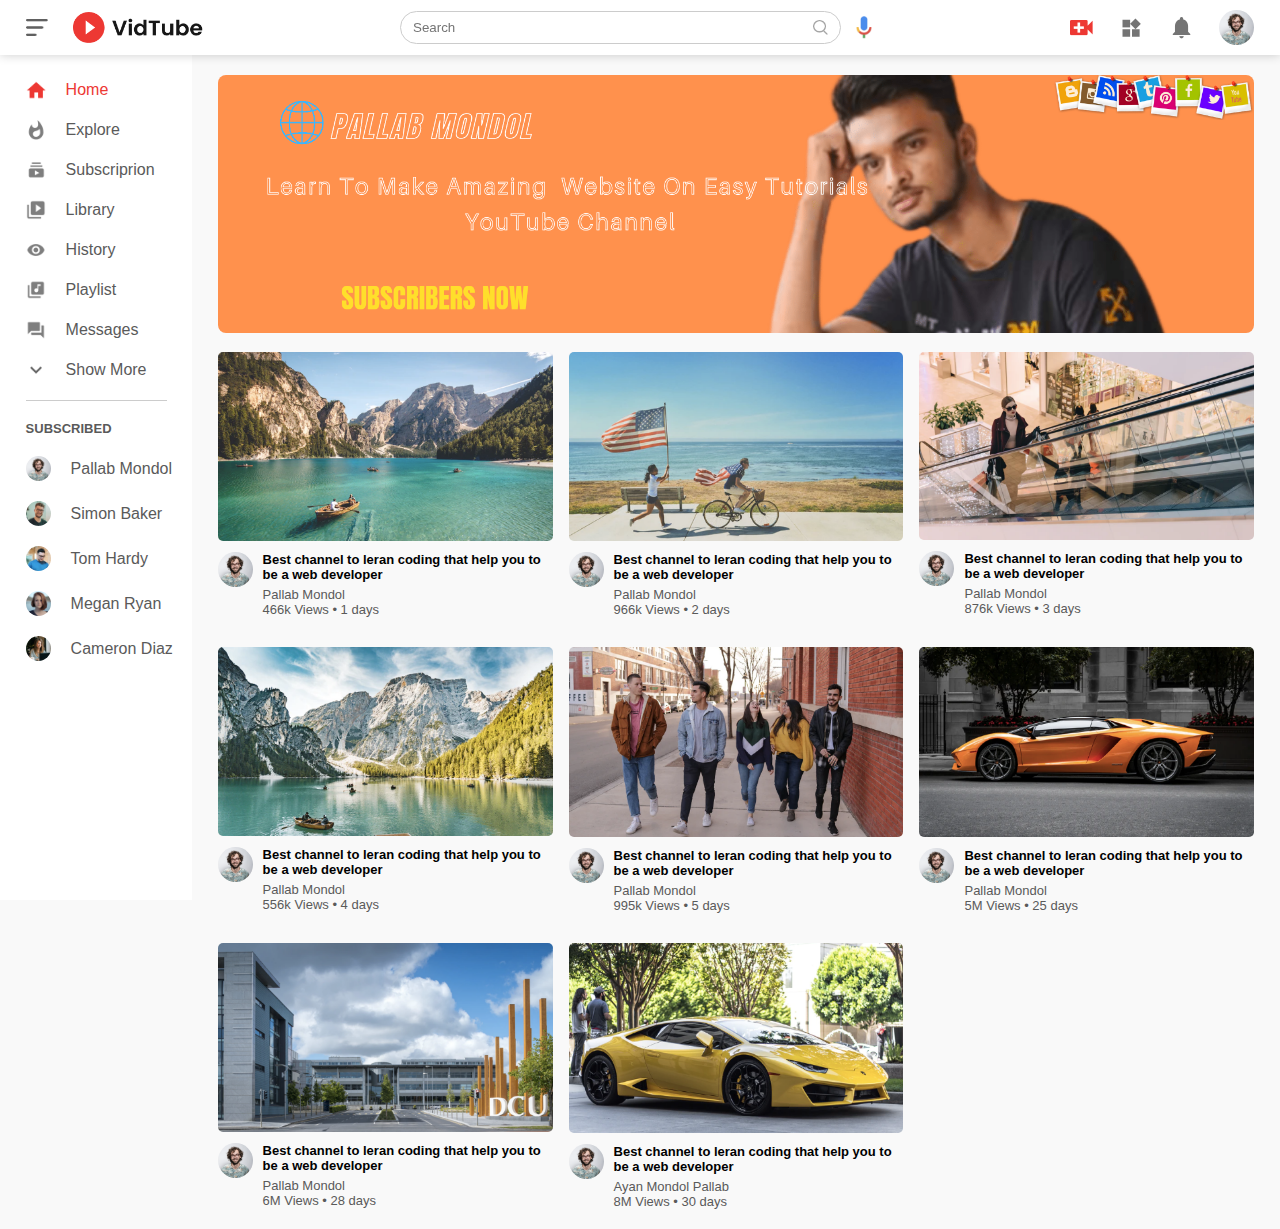
<file: index.html>
<!DOCTYPE html>
<html lang="en">
<head>
    <meta charset="UTF-8">
    <meta http-equiv="X-UA-Compatible" content="IE=edge">
    <meta name="viewport" content="width=device-width, initial-scale=1.0">
    <title>Video Shaing Website - Easy Tutorials Youtube Channal</title>
    <link rel="stylesheet" href="style.css">
</head>
<body>
    

<nav class="flex-div">
    <div class="nav-left flex-div">
        <img src="images/menu.png" class="menu-icon">
        <img src="images/logo.png" class="logo">
    </div>
    <div class="nav-middle flex-div">
        <div class="search-box flex-div">
        <input type="text" placeholder="Search">
        <img src="images/search.png">
        </div>
        <img src="images/voice-search.png" class="mic-iocn">
    </div>
    <div class="nav-right flex-div">
        <img src="images/upload.png">
        <img src="images/more.png">
        <img src="images/notification.png">
        <img src="images/Jack.png" class="user-icon">
    </div>
</nav>
<!-- ----------------- sidebar------------------ -->
<div class="sidebar">
    <div class="shortcut-links">
        <a href=""><img src="images/home.png"><p>Home</p></a>
        <a href=""><img src="images/explore.png"><p>Explore</p></a>
        <a href=""><img src="images/subscriprion.png"><p>Subscriprion</p></a>
        <a href=""><img src="images/library.png"><p>Library</p></a>
        <a href=""><img src="images/history.png"><p>History</p></a>
        <a href=""><img src="images/playlist.png"><p>Playlist</p></a>
        <a href=""><img src="images/messages.png"><p>Messages</p></a>
        <a href=""><img src="images/show-more.png"><p>Show More</p></a>
        <hr>
    </div>
    <div class="subscribed-list">
        <h3>SUBSCRIBED</h3>
        <a href=""><img src="images/Jack.png"><p>Pallab Mondol</p></a>
        <a href=""><img src="images/simon.png"><p>Simon Baker</p></a>
        <a href=""><img src="images/tom.png"><p>Tom Hardy</p></a>
        <a href=""><img src="images/megan.png"><p>Megan Ryan</p></a>
        <a href=""><img src="images/cameron.png"><p>Cameron Diaz</p></a>
    </div>
</div>

<!------------ main -------------->
<div class="container">
    <div class="banner">
        <img src="images/banner.png">

    </div>

    <div class="list-container">
        <div class="vid-list">
            <a href="play-video.html"><img src="images/thumbnail1.png" class="thumbnail"></a>
         <div class="flex-div">
             <img src="images/Jack.png">
             <div class="vid-info">
                 <a href="play-video.html">Best channel to leran coding that help you to be a web developer</a>
                 <p>Pallab Mondol</p>
                 <p>466k Views &bull; 1 days</p>

             </div>

         </div>
        </div>
        <div class="vid-list">
            <a href=""><img src="images/thumbnail2.png" class="thumbnail"></a>
         <div class="flex-div">
             <img src="images/Jack.png">
             <div class="vid-info">
                 <a href="">Best channel to leran coding that help you to be a web developer</a>
                 <p>Pallab Mondol</p>
                 <p>966k Views &bull; 2 days</p>

             </div>

         </div>
        </div>
        <div class="vid-list">
            <a href=""><img src="images/thumbnail3.png" class="thumbnail"></a>
         <div class="flex-div">
             <img src="images/Jack.png">
             <div class="vid-info">
                 <a href="">Best channel to leran coding that help you to be a web developer</a>
                 <p>Pallab Mondol</p>
                 <p>876k Views &bull; 3 days</p>

             </div>

         </div>
        </div>
        <div class="vid-list">
            <a href=""><img src="images/thumbnail4.png" class="thumbnail"></a>
         <div class="flex-div">
             <img src="images/Jack.png">
             <div class="vid-info">
                 <a href="">Best channel to leran coding that help you to be a web developer</a>
                 <p>Pallab Mondol</p>
                 
                 <p>556k Views &bull; 4 days</p>

             </div>

         </div>
        </div>
        <div class="vid-list">
            <a href=""><img src="images/thumbnail5.png" class="thumbnail"></a>
         <div class="flex-div">
             <img src="images/Jack.png">
             <div class="vid-info">
                 <a href="">Best channel to leran coding that help you to be a web developer</a>
                 <p>Pallab Mondol</p>
                 <p>995k Views &bull; 5 days</p>

             </div>

         </div>
        </div>
        <div class="vid-list">
            <a href=""><img src="images/thumbnail6.png" class="thumbnail"></a>
         <div class="flex-div">
             <img src="images/Jack.png">
             <div class="vid-info">
                 <a href="">Best channel to leran coding that help you to be a web developer</a>
                 <p>Pallab Mondol</p>
                 <p>5M Views &bull; 25 days</p>

             </div>

         </div>
        </div>
        <div class="vid-list">
            <a href=""><img src="images/thumbnail7.png" class="thumbnail"></a>
         <div class="flex-div">
             <img src="images/Jack.png">
             <div class="vid-info">
                 <a href="">Best channel to leran coding that help you to be a web developer</a>
                 <p>Pallab Mondol</p>
                
                 <p>6M Views &bull; 28 days</p>

             </div>

         </div>
        </div>
        <div class="vid-list">
            <a href=""><img src="images/thumbnail8.png" class="thumbnail"></a>
         <div class="flex-div">
             <img src="images/Jack.png">
             <div class="vid-info">
                 <a href="">Best channel to leran coding that help you to be a web developer</a>
                 <p>Ayan Mondol Pallab</p>
                 <p>8M Views &bull; 30 days</p>

             </div>

         </div>
        </div>
        
        

    </div>
</div>








<script src="script.js"></script>
</body>
</html>
</file>
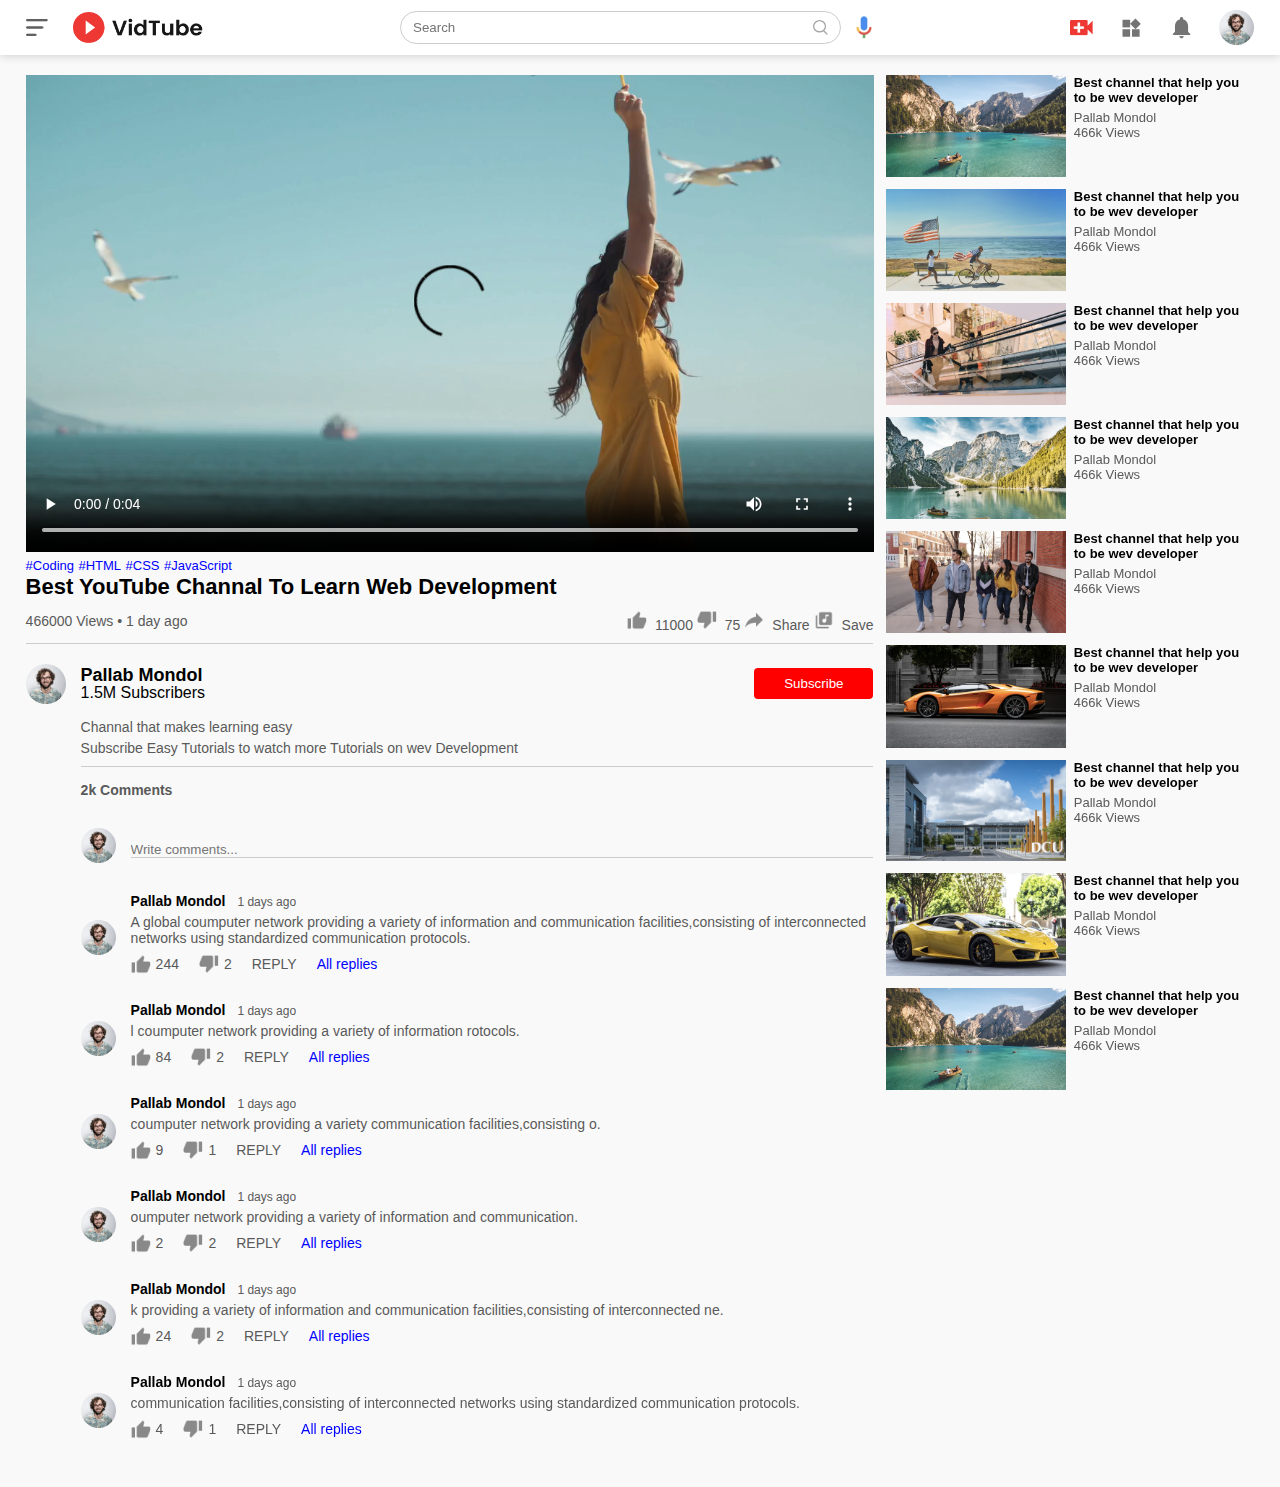
<file: play-video.html>
<!DOCTYPE html>
<html lang="en">
<head>
    <meta charset="UTF-8">
    <meta http-equiv="X-UA-Compatible" content="IE=edge">
    <meta name="viewport" content="width=device-width, initial-scale=1.0">
    <title>Play Video - Easy Tutorials YouTube Channel</title>
    <link rel="stylesheet" href="style.css">
</head>
<body>
    <nav class="flex-div">
        <div class="nav-left flex-div">
            <img src="images/menu.png" class="menu-icon">
            <img src="images/logo.png" class="logo">
        </div>
        <div class="nav-middle flex-div">
            <div class="search-box flex-div">
            <input type="text" placeholder="Search">
            <img src="images/search.png">
            </div>
            <img src="images/voice-search.png" class="mic-iocn">
        </div>
        <div class="nav-right flex-div">
            <img src="images/upload.png">
            <img src="images/more.png">
            <img src="images/notification.png">
            <img src="images/Jack.png" class="user-icon">
        </div>
    </nav>


<div class="container play-container">
    <div class="row">
        <div class="play-video">
            <video controls autoplay>
                <source src="images/video.mp4" type="video/mp4">
            </video>
          
          <div class="tags">
         <a href="">#Coding</a> <a href="">#HTML</a> <a href="">#CSS</a> <a href="">#JavaScript</a>
          </div>

        <h3>Best YouTube Channal To Learn Web Development</h3>
        <div class="play-video-info">
        <p>466000 Views &bull; 1 day ago</p>
        <div>
            <a href=""><img src="images/like.png" alt="">11000</a>
            <a href=""><img src="images/dislike.png" alt="">75</a>
            <a href=""><img src="images/share.png" alt="">Share</a>
            <a href=""><img src="images/save.png" alt="">Save</a>
        </div>
        </div>
      <hr>
     <div class="plublisher">
     <img src="images/Jack.png">
     <div>
         <p>Pallab Mondol</p>
         <span>1.5M Subscribers</span>
     </div>
     <button type="button">Subscribe</button>
     </div>
      <div class="vid-description">
          
          <p>Channal that makes learning easy</p>
        
          <p>Subscribe Easy Tutorials to watch more Tutorials on wev Development</p>
          <hr>
          <h4>2k Comments</h4>

          <div class="add-comment">
              <img src="images/Jack.png">
              <input type="text" placeholder="Write comments...">
          </div>

        <div class="old-comment">
            <img src="images/Jack.png">
        <div>
        <h3>Pallab Mondol <span>1 days ago</span></h3>
        <p>A global coumputer network providing a variety of information and communication facilities,consisting of interconnected networks using standardized communication protocols.</p>
        <div class="acomment-action">
            <img src="images/like.png">
            <span>244</span>
            <img src="images/dislike.png">
            <span>2</span>
            <span>REPLY</span>
            <a href="">All replies</a>
        </div>
        </div>
   </div>
   <div class="old-comment">
    <img src="images/Jack.png">
<div>
<h3>Pallab Mondol <span>1 days ago</span></h3>
<p>l coumputer network providing a variety of information rotocols.</p>
<div class="acomment-action">
    <img src="images/like.png">
    <span>84</span>
    <img src="images/dislike.png">
    <span>2</span>
    <span>REPLY</span>
    <a href="">All replies</a>
</div>
</div>
</div>
<div class="old-comment">
    <img src="images/Jack.png">
<div>
<h3>Pallab Mondol <span>1 days ago</span></h3>
<p> coumputer network providing a variety communication facilities,consisting o.</p>
<div class="acomment-action">
    <img src="images/like.png">
    <span>9</span>
    <img src="images/dislike.png">
    <span>1</span>
    <span>REPLY</span>
    <a href="">All replies</a>
</div>
</div>
</div>
<div class="old-comment">
    <img src="images/Jack.png">
<div>
<h3>Pallab Mondol <span>1 days ago</span></h3>
<p>oumputer network providing a variety of information and communication.</p>
<div class="acomment-action">
    <img src="images/like.png">
    <span>2</span>
    <img src="images/dislike.png">
    <span>2</span>
    <span>REPLY</span>
    <a href="">All replies</a>
</div>
</div>
</div>
<div class="old-comment">
    <img src="images/Jack.png">
<div>
<h3>Pallab Mondol <span>1 days ago</span></h3>
<p>k providing a variety of information and communication facilities,consisting of interconnected ne.</p>
<div class="acomment-action">
    <img src="images/like.png">
    <span>24</span>
    <img src="images/dislike.png">
    <span>2</span>
    <span>REPLY</span>
    <a href="">All replies</a>
</div>
</div>
</div>
<div class="old-comment">
    <img src="images/Jack.png">
<div>
<h3>Pallab Mondol <span>1 days ago</span></h3>
<p> communication facilities,consisting of interconnected networks using standardized communication protocols.</p>
<div class="acomment-action">
    <img src="images/like.png">
    <span>4</span>
    <img src="images/dislike.png">
    <span>1</span>
    <span>REPLY</span>
    <a href="">All replies</a>
</div>
</div>
</div>
</div>
</div>

 <div class="right-sidebar">

<div class="side-video-list">
    <a href="" class="small-thumbnail"><img src="images/thumbnail1.png"></a>
    <div class="vid-info">
        <a href="">Best channel that help you to be wev developer</a>
        <p>Pallab Mondol</p>
        <p>466k Views</p>
    </div>
</div>
<div class="side-video-list">
    <a href="" class="small-thumbnail"><img src="images/thumbnail2.png"></a>
    <div class="vid-info">
        <a href="">Best channel that help you to be wev developer</a>
        <p>Pallab Mondol</p>
        <p>466k Views</p>
    </div>
</div>
<div class="side-video-list">
    <a href="" class="small-thumbnail"><img src="images/thumbnail3.png"></a>
    <div class="vid-info">
        <a href="">Best channel that help you to be wev developer</a>
        <p>Pallab Mondol</p>
        <p>466k Views</p>
    </div>
</div>
<div class="side-video-list">
    <a href="" class="small-thumbnail"><img src="images/thumbnail4.png"></a>
    <div class="vid-info">
        <a href="">Best channel that help you to be wev developer</a>
        <p>Pallab Mondol</p>
        <p>466k Views</p>
    </div>
</div>
<div class="side-video-list">
    <a href="" class="small-thumbnail"><img src="images/thumbnail5.png"></a>
    <div class="vid-info">
        <a href="">Best channel that help you to be wev developer</a>
        <p>Pallab Mondol</p>
        <p>466k Views</p>
    </div>
</div>
<div class="side-video-list">
    <a href="" class="small-thumbnail"><img src="images/thumbnail6.png"></a>
    <div class="vid-info">
        <a href="">Best channel that help you to be wev developer</a>
        <p>Pallab Mondol</p>
        <p>466k Views</p>
    </div>
</div>
<div class="side-video-list">
    <a href="" class="small-thumbnail"><img src="images/thumbnail7.png"></a>
    <div class="vid-info">
        <a href="">Best channel that help you to be wev developer</a>
        <p>Pallab Mondol</p>
        <p>466k Views</p>
    </div>
</div>
<div class="side-video-list">
    <a href="" class="small-thumbnail"><img src="images/thumbnail8.png"></a>
    <div class="vid-info">
        <a href="">Best channel that help you to be wev developer</a>
        <p>Pallab Mondol</p>
        <p>466k Views</p>
    </div>
</div>
<div class="side-video-list">
    <a href="" class="small-thumbnail"><img src="images/thumbnail1.png"></a>
    <div class="vid-info">
        <a href="">Best channel that help you to be wev developer</a>
        <p>Pallab Mondol</p>
        <p>466k Views</p>
    </div>
</div>



    </div>
</div>
</div>















</body>
</html>
</file>
<file: style.css>
*{
    margin: 0;
    padding: 0;
    font-family: 'poppins', sans-serif;
    box-sizing: border-box;
}

a{
    text-decoration: none;
    color: #5a5a5a;
}
img{
    cursor: pointer;
}
.flex-div{
    display: flex;
    align-items: center;
}
nav{
    padding: 10px 2%;
    justify-content: space-between;
    box-shadow: 0 0 10px rgba(0, 0, 0, 0.2);
    background: #fff;
    position: sticky;
    top: 0;
    z-index: 10;
}
.nav-right img{
    width: 25px;
    margin-right: 25px;
}
.nav-right .user-icon{
    width: 35px;
    border-radius: 50%;
    margin-right: 0;

}
.nav-left .menu-icon{
    width: 22px;
    margin-right: 25px;
}
.nav-left .logo{
    width: 130px;
}
.nav-middle .mic-iocn{
    width: 16px;
}

.nav-middle .search-box{
    border: 1px solid #ccc;
    margin-right: 15px;
    padding: 8px 12px;
    border-radius: 25px;
}
.nav-middle .search-box input{
    width: 400px;
    border: 0;
    outline: 0;
    background: transparent;
}
.nav-middle .search-box img{
    width: 15px;
}
/* --------------sidebar---------- */
.sidebar{
    background: #fff;
    width: 15%;
    height: 100vh;
    position: fixed;
    top: 0;
    padding-left: 2%;
    padding-top: 80px;
}
.shortcut-links a img{
    width: 20px;
    margin-right: 20px;
}
.shortcut-links a{
    display: flex;
    align-items: center;
    margin-bottom: 20px;
    width: fit-content;
    flex-wrap: wrap;
}

.shortcut-links a:first-child{
    color: #ed3833;
}
.sidebar hr{
    border: 0;
    height: 1px;
    background: #ccc;
    width: 85%;

}
.subscribed-list h3{
    font-size: 13px;
    margin: 20px 0;
    color: #5a5a5a;
}

.subscribed-list a {
    display: flex;
    align-items: center;
    margin-bottom: 20px;
    width: fit-content;
    flex-wrap: wrap;

}
.subscribed-list a img{
    width: 25px;
    border-radius: 50%;
    margin-right: 20px;
}
.small-sidebar{
    width: 5%;
}
.small-sidebar a p{
    display: none;

}
.small-sidebar h3{
    display: none;
}
.small-sidebar hr{
    width: 50%;
    margin-bottom: 25px;
}

/*------------ main ----------*/

.container{
    background: #f9f9f9;
    padding-left: 17%;
    padding-right: 2%;
    padding-top: 20px;
    padding-bottom: 20px;
}
.large-container{
    padding-left: 7%;
}







.banner{
    width: 100%;
}
.banner img{
    width: 100%;
    border-radius: 8px;
}
.list-container{
    display: grid;
    grid-template-columns: repeat(auto-fit, minmax(250px, 1fr));
    grid-column-gap: 16px;
    grid-row-gap: 30px;
    margin-top: 15px;
}
.vid-list .thumbnail{
    width: 100%;
    border-radius: 5px;
}
.vid-list .flex-div{
    align-items: flex-start;
    margin-top: 7px;
}
.vid-list .flex-div img{
    width: 35px;
    margin-right: 10px;
    border-radius: 50%;
}
.vid-info{
    color: #5a5a5a;
    font-size: 13px;

}
.vid-info a{
    color: #000;
    font-weight: 600;
    display: block;
    margin-bottom: 5px;

}

@media (max-width: 900px){
    .menu-icon{
        display: none;
    }
    .sidebar{
        display: none;
    }
    .container, .large-container{
        padding-left: 5%;
        padding-right: 5%;
    
    }
    .nav-right img{
        display: none;
    }
    .nav-right .user-icon{
        display: block;
        width: 30px;
    }
    .nav-middle .search-box input{
        width: 100px;
    }
    .nav-middle .mic-iocn{
        display: none;
    }
    .logo{
        width: 900px;
    }

}

/* ---------- play video page ------- */

.play-container{
 padding-left: 2%;
}
.row{
    display: flex;
    justify-content: space-between;
    flex-wrap: wrap;

}
.play-video{
    flex-basis: 69%;
}
.right-sidebar{
    flex-basis: 30%;
}
.play-video video{
    width: 100%;
}

.side-video-list{
 display: flex;
 justify-content: space-between;
 margin-bottom: 8px;

}
.side-video-list img{
    width: 100%;
}
.side-video-list .small-thumbnail{
    flex-basis: 49%;
}

.side-video-list .vid-info{
    flex-basis: 49%;
}

.play-video .tags a{
    color: #0000ff;
    font-size: 13px;
}
.play-video h3{
    font-weight: 600;
    font-size: 22px;
}

.play-video .play-video-info{
    display: flex;
    align-items: center;
    justify-content: space-between;
    flex-wrap: wrap;
    margin-top: 10px;
    font-size: 14px;
    color: #5a5a5a;
}

.play-video .play-video-info a img{
    width: 20px;
    margin-right: 8px;
}
..play-video .play-video-info a{
    display: inline-flex;
    align-items: center;
    margin-left: 15px;
}
.play-video hr{
    border: 0;
    height: 1px;
    background: #ccc;
    margin: 10px 0;
}

.plublisher{
    display: flex;
    align-items: center;
    margin-top: 20px;
}
.plublisher div{
    flex: 1;
    line-height: 18px;
}
.plublisher img{
    width: 40px;
    border-radius: 50%;
    margin-right: 15px;

}

.plublisher div p{
    color: #000;
    font-weight: 600;
    font-size: 18px;
}

.div span{
    font-size: 13px;
    color: #5a5a5a;
}

.plublisher button{
    background: red;
    color: #fff;
    padding: 8px 30px; 
    border: 0; 
   outline: 0;
   border-radius: 4px;
   cursor: pointer;

}
.vid-description{
    padding-left: 55px;
    margin: 15px 0;

}
.vid-description p {
    font-size: 14px;
    margin-bottom: 5px;
    color: #5a5a5a;
}

.vid-description h4{
    font-size: 14px;
    color: #5a5a5a;
    margin-top: 15px;
}

.add-comment{
    display: flex;
    align-items: center;
    margin: 30px 0;
}
.add-comment img{
    width: 35px;
    border-radius: 50%;
    margin-right: 15px;
}
.add-comment input{
    border: 0;
    outline: 0;
    border-bottom: 1px solid #ccc;
    width: 100%;
    padding-top: 10px;
  background: transparent;

}
.old-comment{
    display: flex;
    align-items: center;
    margin: 20px 0;
}
.old-comment img{
    width: 35px;
    border-radius: 50%;
    margin-right: 15px;
}
.old-comment h3{
    font-size: 14px;
    margin-bottom: 5px;
}
.old-comment h3 span{
    font-size: 12px;
    color: #5a5a5a;
    font-weight: 500;
    margin-left: 8px;
}
.old-comment .acomment-action{
    display: flex;
    align-items: center;
    margin: 8px 0;
    font-size: 14px;
}

.old-comment .acomment-action img{
    border-radius: 0;
    width: 20px;
    margin-right: 5px;
}

.old-comment .acomment-action span{
    margin-right: 20px;
    color: #5a5a5a;
}
.old-comment .acomment-action a{
    color: #0000ff;
}


@media (max-width:900px){
    .play-video{
        flex-basis: 100%;
    }
    .right-sidebar{
        flex-basis: 100%;
    }
    .play-container{
        padding-left: 5%;
    }
    .vid-description{
        padding-left: 0;
    }
    .play-video .play-video-info a{
        margin-left: 0;
        margin-right: 15px;
        margin-top: 15px;
    }
}
</file>
